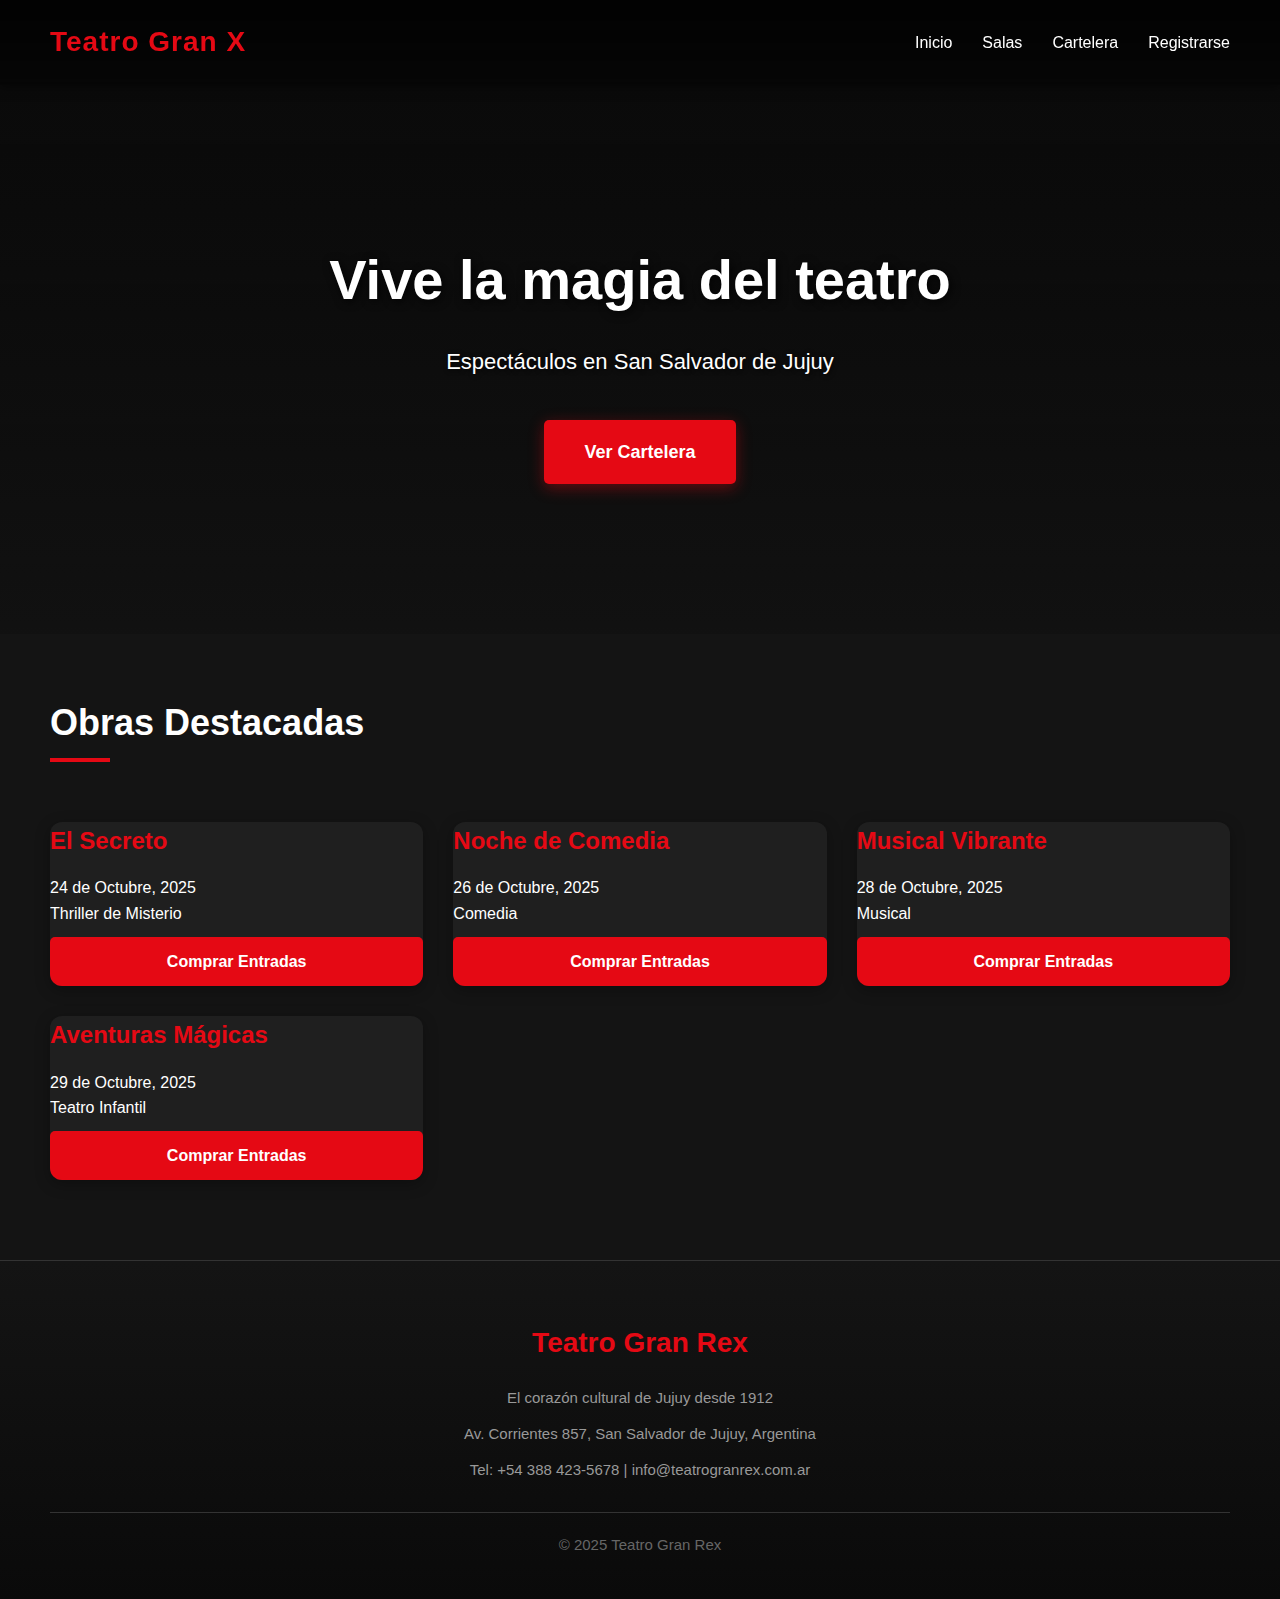
<file: index.html>
<!DOCTYPE html>
<html lang="es">

<head>
    <meta charset="UTF-8">
    <meta name="viewport" content="width=device-width, initial-scale=1.0">
    <title>Teatro Gran X</title>

    <!-- Google tag (gtag.js) -->
    <script async src="https://www.googletagmanager.com/gtag/js?id=G-B5KP0PF26Q"></script>
    <script>
        window.dataLayer = window.dataLayer || [];
        function gtag() { dataLayer.push(arguments); }
        gtag('js', new Date());

        gtag('config', 'G-B5KP0PF26Q');
    </script>

    <link rel="stylesheet" href="assets/theme/css/home.css">
</head>

<body>

    <nav>
        <h1>Teatro Gran X</h1>
        <ul>
            <li><a href="index.html">Inicio</a></li>
            <li><a href="salas.html">Salas</a></li>
            <li><a href="cartelera.html">Cartelera</a></li>
            <li><a href="registro.html">Registrarse</a></li>
        </ul>
    </nav>

    <header>
        <h2>Vive la magia del teatro</h2>
        <p>Espectáculos en San Salvador de Jujuy</p>
        <a href="cartelera.html">Ver Cartelera</a>
    </header>

    <main>
        <h2>Obras Destacadas</h2>

        <div class="obras">
            <div class="obra">
                <h3>El Secreto</h3>
                <p>24 de Octubre, 2025</p>
                <p>Thriller de Misterio</p>
                <a href="entrada.html">Comprar Entradas</a>
            </div>

            <div class="obra">
                <h3>Noche de Comedia</h3>
                <p>26 de Octubre, 2025</p>
                <p>Comedia</p>
                <a href="entrada.html">Comprar Entradas</a>
            </div>

            <div class="obra">
                <h3>Musical Vibrante</h3>
                <p>28 de Octubre, 2025</p>
                <p>Musical</p>
                <a href="entrada.html">Comprar Entradas</a>
            </div>

            <div class="obra">
                <h3>Aventuras Mágicas</h3>
                <p>29 de Octubre, 2025</p>
                <p>Teatro Infantil</p>
                <a href="entrada.html">Comprar Entradas</a>
            </div>
        </div>
    </main>

    <footer>
        <h3>Teatro Gran Rex</h3>
        <p>El corazón cultural de Jujuy desde 1912</p>
        <p>Av. Corrientes 857, San Salvador de Jujuy, Argentina</p>
        <p>Tel: +54 388 423-5678 | info@teatrogranrex.com.ar</p>
        <p>© 2025 Teatro Gran Rex</p>
    </footer>

</body>

</html>
</file>
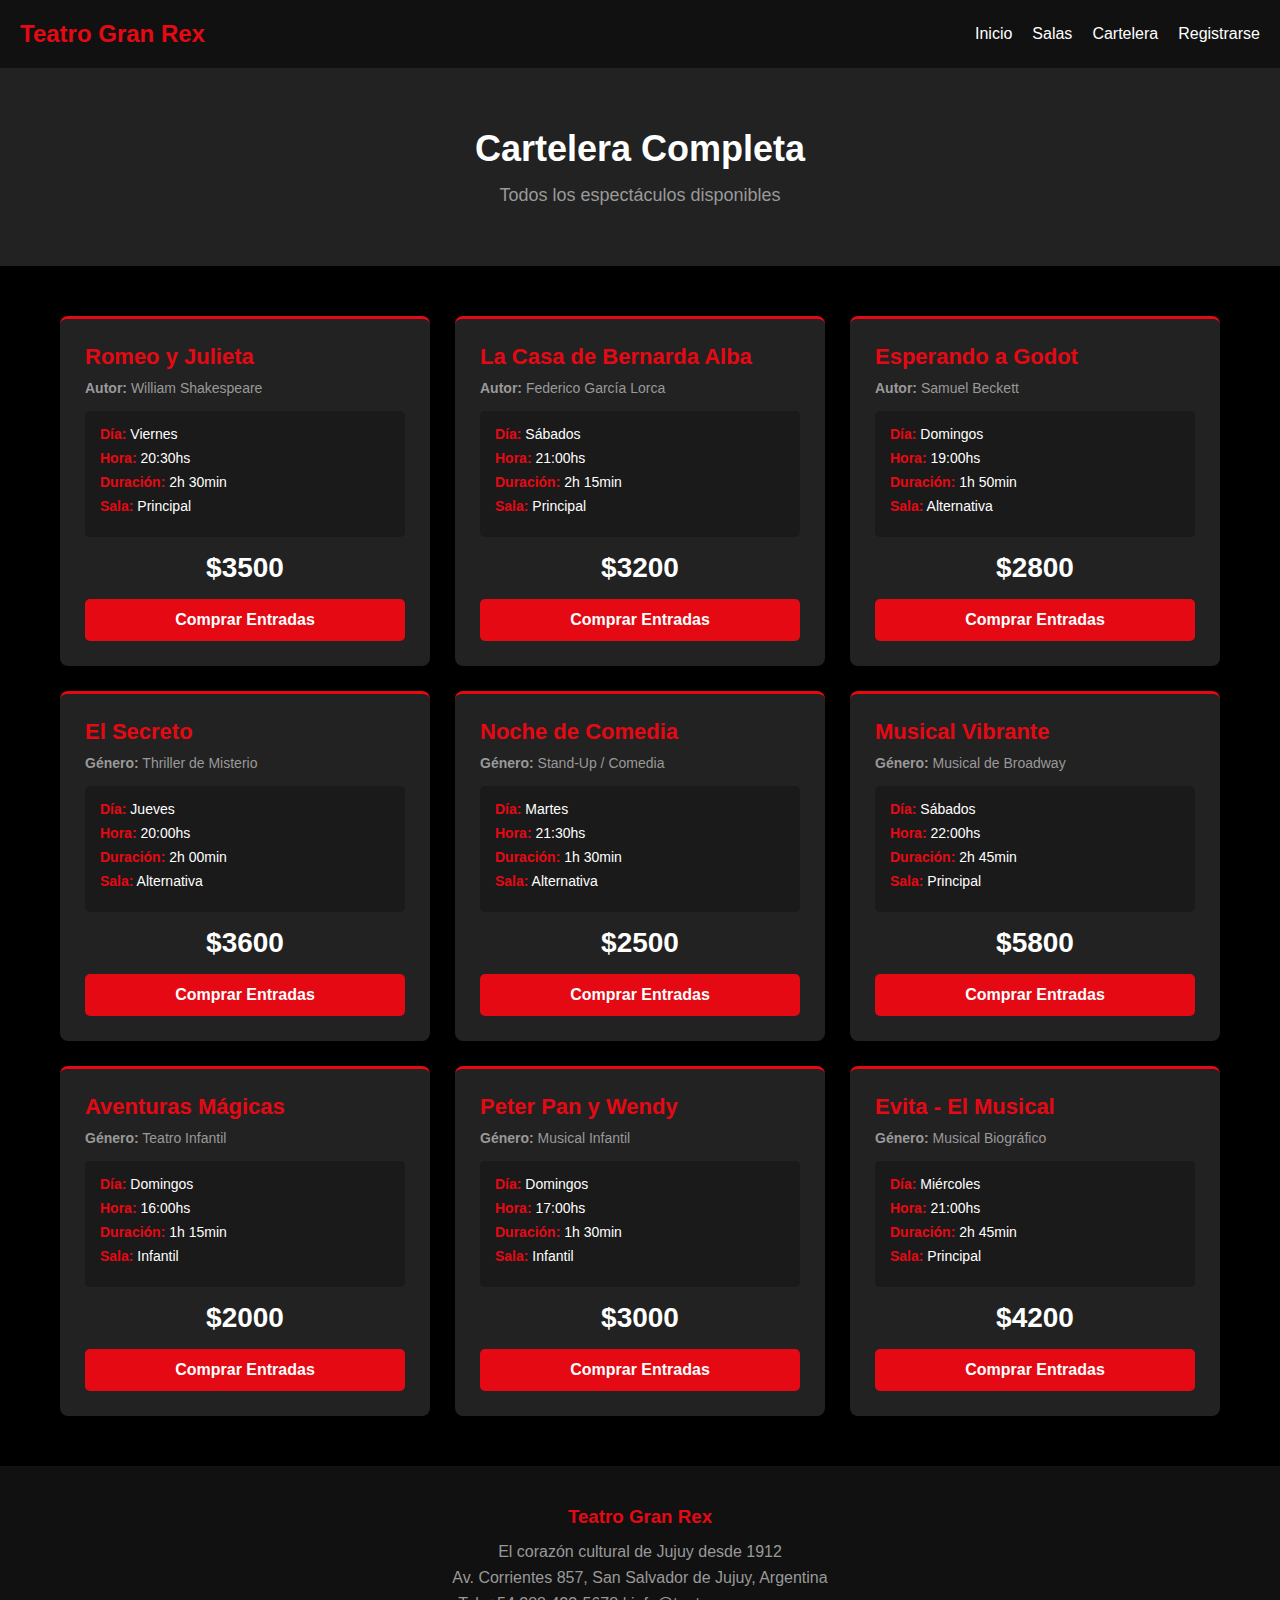
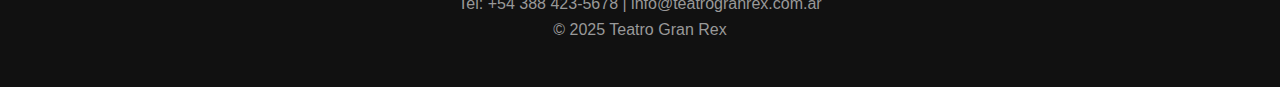
<file: cartelera.html>
<!DOCTYPE html>
<html lang="es">

<head>
    <meta charset="UTF-8">
    <meta name="viewport" content="width=device-width, initial-scale=1.0">
    <title>Teatro Gran Rex - Cartelera</title>

    <!-- Google tag (gtag.js) -->
    <script async src="https://www.googletagmanager.com/gtag/js?id=G-B5KP0PF26Q"></script>
    <script>
        window.dataLayer = window.dataLayer || [];
        function gtag() { dataLayer.push(arguments); }
        gtag('js', new Date());

        gtag('config', 'G-B5KP0PF26Q');
    </script>

    <link rel="stylesheet" href="assets/theme/css/cartelera.css">
</head>

<body>

    <nav>
        <h1>Teatro Gran Rex</h1>
        <ul>
            <li><a href="index.html">Inicio</a></li>
            <li><a href="salas.html">Salas</a></li>
            <li><a href="cartelera.html">Cartelera</a></li>
            <li><a href="registro.html">Registrarse</a></li>
        </ul>
    </nav>

    <header>
        <h2>Cartelera Completa</h2>
        <p>Todos los espectáculos disponibles</p>
    </header>

    <main>

        <div class="obra">
            <h3>Romeo y Julieta</h3>
            <p class="autor"><strong>Autor:</strong> William Shakespeare</p>
            <div class="detalles">
                <p><strong>Día:</strong> Viernes</p>
                <p><strong>Hora:</strong> 20:30hs</p>
                <p><strong>Duración:</strong> 2h 30min</p>
                <p><strong>Sala:</strong> Principal</p>
            </div>
            <p class="precio">$3500</p>
            <a href="entrada.html" class="btn">Comprar Entradas</a>
        </div>

        <div class="obra">
            <h3>La Casa de Bernarda Alba</h3>
            <p class="autor"><strong>Autor:</strong> Federico García Lorca</p>
            <div class="detalles">
                <p><strong>Día:</strong> Sábados</p>
                <p><strong>Hora:</strong> 21:00hs</p>
                <p><strong>Duración:</strong> 2h 15min</p>
                <p><strong>Sala:</strong> Principal</p>
            </div>
            <p class="precio">$3200</p>
            <a href="entrada.html" class="btn">Comprar Entradas</a>
        </div>

        <div class="obra">
            <h3>Esperando a Godot</h3>
            <p class="autor"><strong>Autor:</strong> Samuel Beckett</p>
            <div class="detalles">
                <p><strong>Día:</strong> Domingos</p>
                <p><strong>Hora:</strong> 19:00hs</p>
                <p><strong>Duración:</strong> 1h 50min</p>
                <p><strong>Sala:</strong> Alternativa</p>
            </div>
            <p class="precio">$2800</p>
            <a href="entrada.html" class="btn">Comprar Entradas</a>
        </div>

        <div class="obra">
            <h3>El Secreto</h3>
            <p class="autor"><strong>Género:</strong> Thriller de Misterio</p>
            <div class="detalles">
                <p><strong>Día:</strong> Jueves</p>
                <p><strong>Hora:</strong> 20:00hs</p>
                <p><strong>Duración:</strong> 2h 00min</p>
                <p><strong>Sala:</strong> Alternativa</p>
            </div>
            <p class="precio">$3600</p>
            <a href="entrada.html" class="btn">Comprar Entradas</a>
        </div>

        <div class="obra">
            <h3>Noche de Comedia</h3>
            <p class="autor"><strong>Género:</strong> Stand-Up / Comedia</p>
            <div class="detalles">
                <p><strong>Día:</strong> Martes</p>
                <p><strong>Hora:</strong> 21:30hs</p>
                <p><strong>Duración:</strong> 1h 30min</p>
                <p><strong>Sala:</strong> Alternativa</p>
            </div>
            <p class="precio">$2500</p>
            <a href="entrada.html" class="btn">Comprar Entradas</a>
        </div>

        <div class="obra">
            <h3>Musical Vibrante</h3>
            <p class="autor"><strong>Género:</strong> Musical de Broadway</p>
            <div class="detalles">
                <p><strong>Día:</strong> Sábados</p>
                <p><strong>Hora:</strong> 22:00hs</p>
                <p><strong>Duración:</strong> 2h 45min</p>
                <p><strong>Sala:</strong> Principal</p>
            </div>
            <p class="precio">$5800</p>
            <a href="entrada.html" class="btn">Comprar Entradas</a>
        </div>

        <div class="obra">
            <h3>Aventuras Mágicas</h3>
            <p class="autor"><strong>Género:</strong> Teatro Infantil</p>
            <div class="detalles">
                <p><strong>Día:</strong> Domingos</p>
                <p><strong>Hora:</strong> 16:00hs</p>
                <p><strong>Duración:</strong> 1h 15min</p>
                <p><strong>Sala:</strong> Infantil</p>
            </div>
            <p class="precio">$2000</p>
            <a href="entrada.html" class="btn">Comprar Entradas</a>
        </div>

        <div class="obra">
            <h3>Peter Pan y Wendy</h3>
            <p class="autor"><strong>Género:</strong> Musical Infantil</p>
            <div class="detalles">
                <p><strong>Día:</strong> Domingos</p>
                <p><strong>Hora:</strong> 17:00hs</p>
                <p><strong>Duración:</strong> 1h 30min</p>
                <p><strong>Sala:</strong> Infantil</p>
            </div>
            <p class="precio">$3000</p>
            <a href="entrada.html" class="btn">Comprar Entradas</a>
        </div>

        <div class="obra">
            <h3>Evita - El Musical</h3>
            <p class="autor"><strong>Género:</strong> Musical Biográfico</p>
            <div class="detalles">
                <p><strong>Día:</strong> Miércoles</p>
                <p><strong>Hora:</strong> 21:00hs</p>
                <p><strong>Duración:</strong> 2h 45min</p>
                <p><strong>Sala:</strong> Principal</p>
            </div>
            <p class="precio">$4200</p>
            <a href="entrada.html" class="btn">Comprar Entradas</a>
        </div>

    </main>

    <footer>
        <h3>Teatro Gran Rex</h3>
        <p>El corazón cultural de Jujuy desde 1912</p>
        <p>Av. Corrientes 857, San Salvador de Jujuy, Argentina</p>
        <p>Tel: +54 388 423-5678 | info@teatrogranrex.com.ar</p>
        <p>© 2025 Teatro Gran Rex</p>
    </footer>

</body>

</html>
</file>
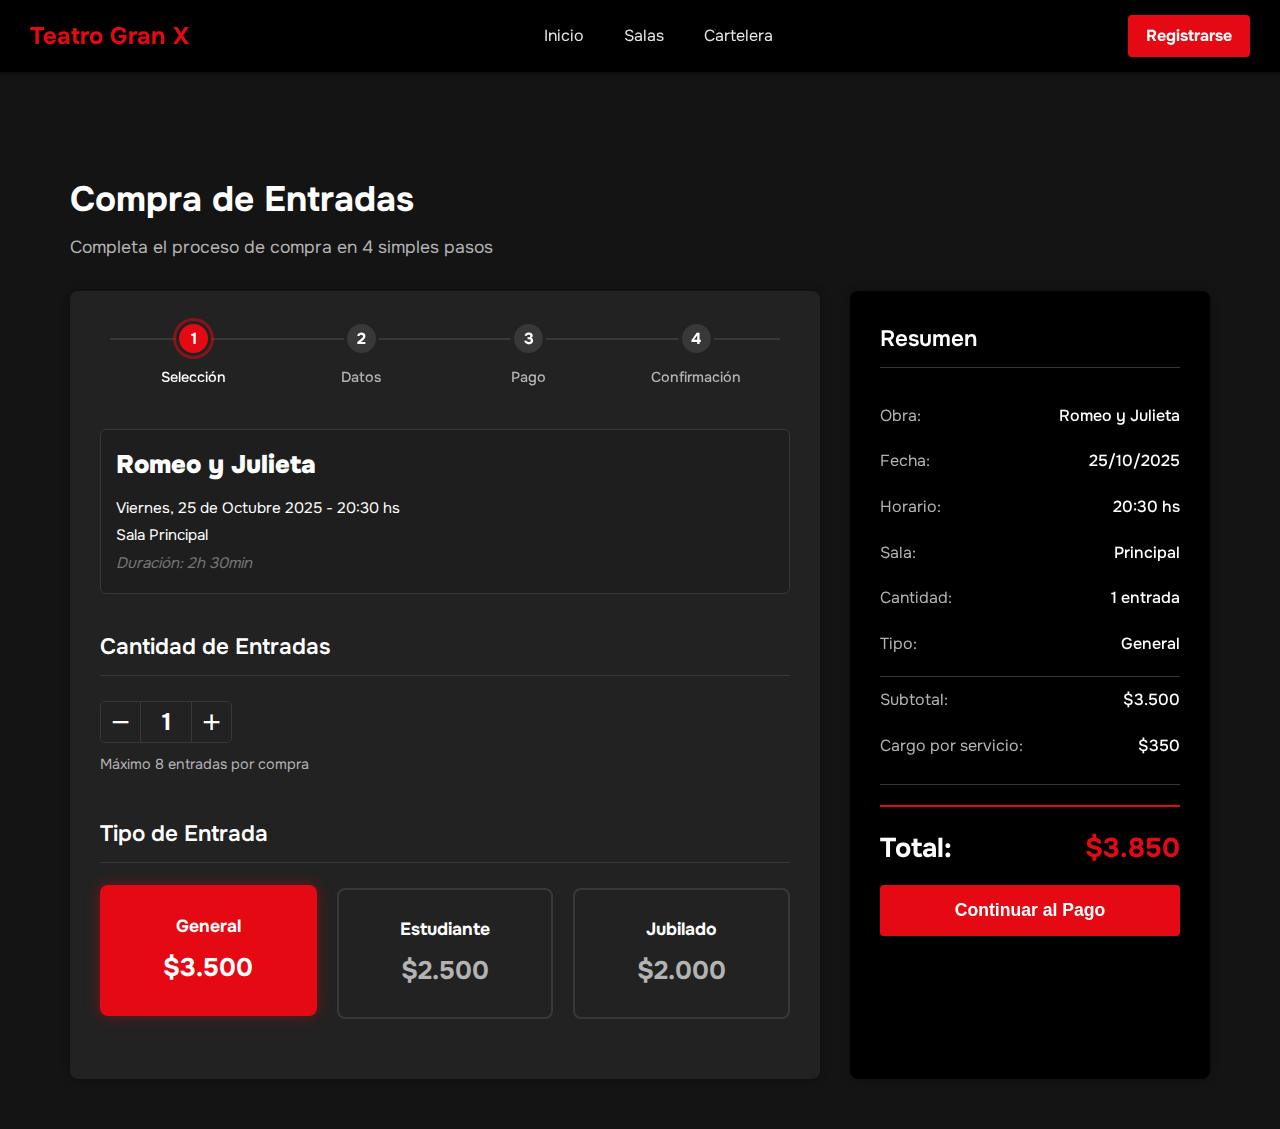
<file: entrada.html>
<!DOCTYPE html>
<html lang="es">

<head>
    <meta charset="UTF-8">
    <meta http-equiv="X-UA-Compatible" content="IE=edge">
    <meta name="viewport" content="width=device-width, initial-scale=1, minimum-scale=1">
    <link rel="shortcut icon" href="assets/images/favicon.png" type="image/x-icon">
    <meta name="description"
        content="Paso 1 del proceso de compra de entradas para el Teatro Municipal. Selecciona cantidad y tipo de ticket.">

    <title>Comprar Entradas: Selección - Teatro Gran X</title>

    <link rel="stylesheet" href="./assets/theme/css/entrada.css">

    <link rel="preload" href="https://fonts.googleapis.com/css2?family=Onest:wght@400;700&display=swap" as="style"
        onload="this.onload=null;this.rel='stylesheet'">
    <noscript>
        <link rel="stylesheet" href="https://fonts.googleapis.com/css2?family=Onest:wght@400;700&display=swap">
    </noscript>
    <!-- Google tag (gtag.js) -->
    <script async src="https://www.googletagmanager.com/gtag/js?id=G-B5KP0PF26Q"></script>
    <script>
        window.dataLayer = window.dataLayer || [];
        function gtag() { dataLayer.push(arguments); }
        gtag('js', new Date());

        gtag('config', 'G-B5KP0PF26Q');
    </script>
</head>

<body>

    <nav class="navbar">
        <div class="container-nav">
            <a class="navbar-brand" href="index.html">
                <span class="navbar-caption">Teatro Gran X</span>
            </a>
            <ul class="nav-dropdown">
                <li class="nav-item"><a class="nav-link" href="index.html">Inicio</a></li>
                <li class="nav-item"><a class="nav-link" href="salas.html">Salas</a></li>
                <li class="nav-item"><a class="nav-link" href="cartelera.html">Cartelera</a></li>
            </ul>
            <div class="navbar-buttons">
                <a class="btn btn-registro" href="registro.html">Registrarse</a>
            </div>
        </div>
    </nav>
    <section class="main-content">
        <div class="container-main">
            <div class="content-header">
                <h1 class="page-title">
                    Compra de Entradas
                </h1>
                <p class="subtitle">
                    Completa el proceso de compra en 4 simples pasos
                </p>
            </div>

            <div class="purchase-flow row">

                <div class="purchase-steps-container col-lg-8">
                    <div class="main-card">

                        <div class="step-indicator">
                            <div class="step step-active">
                                <div class="step-number">1</div>
                                <small>Selección</small>
                            </div>
                            <div class="step step-inactive">
                                <div class="step-number">2</div>
                                <small>Datos</small>
                            </div>
                            <div class="step step-inactive">
                                <div class="step-number">3</div>
                                <small>Pago</small>
                            </div>
                            <div class="step step-inactive">
                                <div class="step-number">4</div>
                                <small>Confirmación</small>
                            </div>
                        </div>

                        <div class="obra-info">
                            <h2 class="obra-title"><strong>Romeo y Julieta</strong></h2>
                            <p>Viernes, 25 de Octubre 2025 - 20:30 hs</p>
                            <p>Sala Principal</p>
                            <p class="duration-text">Duración: 2h 30min</p>
                        </div>

                        <div class="cantidad-section">
                            <h3 class="section-title">Cantidad de Entradas</h3>
                            <div class="cantidad-selector">
                                <button type="button" onclick="cambiarCantidad(-1)"
                                    class="cantidad-btn minus-btn">−</button>
                                <span id="cantidadDisplay" class="cantidad-display">1</span>
                                <button type="button" onclick="cambiarCantidad(1)"
                                    class="cantidad-btn plus-btn">+</button>
                            </div>
                            <p class="max-info">Máximo 8 entradas por compra</p>
                        </div>

                        <div class="tipo-section">
                            <h3 class="section-title">Tipo de Entrada</h3>
                            <div class="tipo-grid">

                                <div id="tipo-general" class="entrada-option selected"
                                    onclick="seleccionarTipo(this, 'General', 3500)">
                                    <div><strong>General</strong></div>
                                    <div class="precio-grande">$3.500</div>
                                </div>

                                <div id="tipo-estudiante" class="entrada-option"
                                    onclick="seleccionarTipo(this, 'Estudiante', 2500)">
                                    <div><strong>Estudiante</strong></div>
                                    <div class="precio-grande">$2.500</div>
                                </div>

                                <div id="tipo-jubilado" class="entrada-option"
                                    onclick="seleccionarTipo(this, 'Jubilado', 2000)">
                                    <div><strong>Jubilado</strong></div>
                                    <div class="precio-grande">$2.000</div>
                                </div>

                            </div>
                        </div>

                    </div>
                </div>

                <div class="summary-container col-lg-4">
                    <div class="main-card summary-card">

                        <h3 class="section-title">Resumen</h3>

                        <div class="resumen-details">
                            <div class="resumen-line">
                                <span>Obra:</span>
                                <strong>Romeo y Julieta</strong>
                            </div>
                            <div class="resumen-line">
                                <span>Fecha:</span>
                                <strong>25/10/2025</strong>
                            </div>
                            <div class="resumen-line">
                                <span>Horario:</span>
                                <strong>20:30 hs</strong>
                            </div>
                            <div class="resumen-line">
                                <span>Sala:</span>
                                <strong>Principal</strong>
                            </div>
                            <div class="resumen-line">
                                <span>Cantidad:</span>
                                <strong id="resumenCantidad">1 entrada</strong>
                            </div>
                            <div class="resumen-line">
                                <span>Tipo:</span>
                                <strong id="resumenTipo">General</strong>
                            </div>
                            <div class="resumen-line subtotal-line">
                                <span>Subtotal:</span>
                                <strong id="resumenSubtotal">$3.500</strong>
                            </div>
                            <div class="resumen-line">
                                <span>Cargo por servicio:</span>
                                <strong id="resumenCargo">$350</strong>
                            </div>
                        </div>

                        <div class="resumen-total-box">
                            <div class="resumen-total-line">
                                <span>Total:</span>
                                <span id="resumenTotal">$3.850</span>
                            </div>
                        </div>

                        <div class="purchase-button-container">
                            <button onclick="confirmarCompra()" class="btn btn-netflix-primary">Continuar al
                                Pago</button>
                        </div>

                    </div>
                </div>
            </div>
        </div>

        <script>
            let cantidad = 1;
            let precioUnitario = 3500;
            let tipoActual = 'General'; // Capitalizado para resumen

            const preciosBase = {
                'General': 3500,
                'Estudiante': 2500,
                'Jubilado': 2000
            };
            const CARGO_SERVICIO_PORCENTAJE = 0.1; // 10%

            function cambiarCantidad(delta) {
                cantidad = Math.max(1, Math.min(8, cantidad + delta));
                document.getElementById('cantidadDisplay').textContent = cantidad;
                actualizarResumen();
            }

            function seleccionarTipo(elemento, tipo, precio) {
                document.querySelectorAll('.entrada-option').forEach(opt => {
                    opt.classList.remove('selected');
                });

                elemento.classList.add('selected');

                tipoActual = tipo;
                precioUnitario = precio;
                actualizarResumen();
            }

            function actualizarResumen() {
                const subtotal = precioUnitario * cantidad;
                const cargo = Math.round(subtotal * CARGO_SERVICIO_PORCENTAJE);
                const total = subtotal + cargo;

                document.getElementById('resumenCantidad').textContent = cantidad + (cantidad === 1 ? ' entrada' : ' entradas');
                document.getElementById('resumenTipo').textContent = tipoActual;
                document.getElementById('resumenSubtotal').textContent = '$' + subtotal.toLocaleString('es-AR');
                document.getElementById('resumenCargo').textContent = '$' + cargo.toLocaleString('es-AR');
                document.getElementById('resumenTotal').textContent = '$' + total.toLocaleString('es-AR');
            }

            function confirmarCompra() {
                // Simulación de la confirmación
                const subtotal = precioUnitario * cantidad;
                const cargo = Math.round(subtotal * CARGO_SERVICIO_PORCENTAJE);
                const total = subtotal + cargo;

                const codigo = 'TM-2025-' + String(Math.floor(Math.random() * 999999)).padStart(6, '0');

                alert('¡Compra confirmada!\n\n' +
                    ' Obra: Romeo y Julieta\n' +
                    'Fecha: Viernes 25/10/2025 - 20:30hs\n' +
                    'Sala: Principal\n\n' +
                    'Cantidad: ' + cantidad + ' entrada(s)\n' +
                    'Tipo: ' + tipoActual + '\n' +
                    'Total: $' + total.toLocaleString('es-AR') + '\n\n' +
                    'Código de confirmación:\n' + codigo + '\n\n' +
                    'Te hemos enviado la confirmación por email.');
            }

            window.addEventListener('load', function () {
                // Inicializa el resumen con la opción General
                actualizarResumen();
            });
        </script>
    </section>
</body>


</html>
</file>
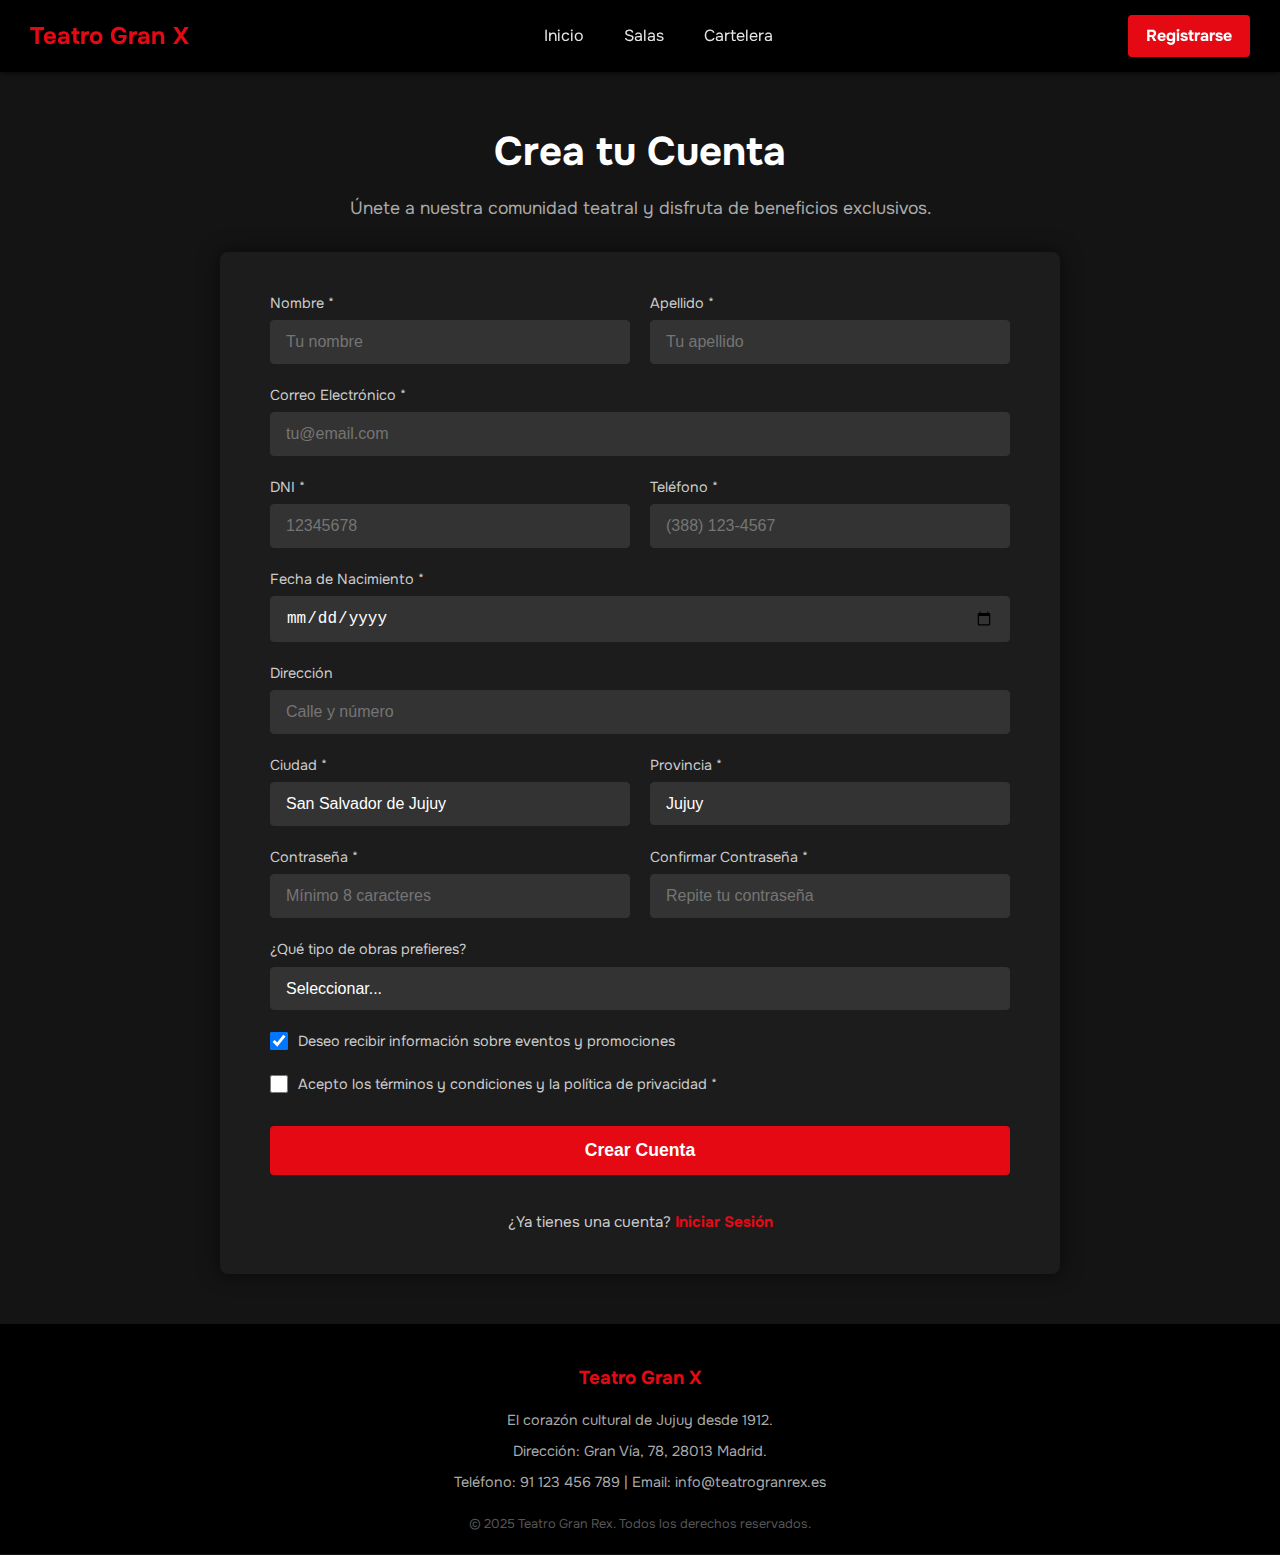
<file: registro.html>
<!DOCTYPE html>
<html lang="es">

<head>
    <meta charset="UTF-8">
    <meta http-equiv="X-UA-Compatible" content="IE=edge">
    <meta name="viewport" content="width=device-width, initial-scale=1, minimum-scale=1">
    <link rel="shortcut icon" href="assets/images/favicon.png" type="image/x-icon">
    <meta name="description"
        content="Regístrate en el Teatro Gran Rex para acceder a beneficios exclusivos, preventas de entradas y ofertas especiales.">

    <title>Teatro Gran X: Registro de Usuario</title>

    <!-- Google tag (gtag.js) -->
    <script async src="https://www.googletagmanager.com/gtag/js?id=G-B5KP0PF26Q"></script>
    <script>
        window.dataLayer = window.dataLayer || [];
        function gtag() { dataLayer.push(arguments); }
        gtag('js', new Date());

        gtag('config', 'G-B5KP0PF26Q');
    </script>

    <link rel="stylesheet" href="./assets/theme/css/registro.css">

    <link rel="preload" href="https://fonts.googleapis.com/css2?family=Onest:wght@400;700&display=swap" as="style"
        onload="this.onload=null;this.rel='stylesheet'">
    <noscript>
        <link rel="stylesheet" href="https://fonts.googleapis.com/css2?family=Onest:wght@400;700&display=swap">
    </noscript>
</head>

<body>

    <nav class="navbar">
        <div class="container-nav">
            <a class="navbar-brand" href="index.html">
                <span class="navbar-caption">Teatro Gran X</span>
            </a>
            <ul class="nav-dropdown">
                <li class="nav-item"><a class="nav-link" href="index.html">Inicio</a></li>
                <li class="nav-item"><a class="nav-link" href="salas.html">Salas</a></li>
                <li class="nav-item"><a class="nav-link" href="cartelera.html">Cartelera</a></li>
            </ul>
            <div class="navbar-buttons">
                <a class="btn btn-registro" href="registro.html">Registrarse</a>
            </div>
        </div>
    </nav>

    <main class="registro-section">
        <div class="container-registro">
            <header class="section-header">
                <h1 class="section-title">Crea tu Cuenta</h1>
                <p class="section-subtitle">Únete a nuestra comunidad teatral y disfruta de beneficios exclusivos.</p>
            </header>

            <div class="form-wrapper">
                <form action="#" method="POST" class="registro-form" id="registroForm"
                    onsubmit="return handleSubmit(event)">

                    <div hidden="hidden" class="alert alert-success" id="successMessage">
                        <strong>¡Registro exitoso!</strong><br>Tu cuenta ha sido creada correctamente.
                    </div>
                    <div hidden="hidden" class="alert alert-danger" id="errorMessage">
                        <strong>Error en el registro</strong><br>Por favor, verifica los campos.
                    </div>

                    <div class="form-grid">
                        <div class="form-group">
                            <label for="nombre">Nombre *</label>
                            <input type="text" id="nombre" name="nombre" placeholder="Tu nombre" required>
                        </div>
                        <div class="form-group">
                            <label for="apellido">Apellido *</label>
                            <input type="text" id="apellido" name="apellido" placeholder="Tu apellido" required>
                        </div>
                        <div class="form-group full-width">
                            <label for="email">Correo Electrónico *</label>
                            <input type="email" id="email" name="email" placeholder="tu@email.com" required>
                        </div>
                        <div class="form-group">
                            <label for="dni">DNI *</label>
                            <input type="text" id="dni" name="dni" placeholder="12345678" pattern="[0-9]{7,8}" required>
                        </div>
                        <div class="form-group">
                            <label for="telefono">Teléfono *</label>
                            <input type="tel" id="telefono" name="telefono" placeholder="(388) 123-4567" required>
                        </div>
                        <div class="form-group full-width">
                            <label for="fechaNacimiento">Fecha de Nacimiento *</label>
                            <input type="date" id="fechaNacimiento" name="fechaNacimiento" required>
                        </div>
                        <div class="form-group full-width">
                            <label for="direccion">Dirección</label>
                            <input type="text" id="direccion" name="direccion" placeholder="Calle y número">
                        </div>
                        <div class="form-group">
                            <label for="ciudad">Ciudad *</label>
                            <input type="text" id="ciudad" name="ciudad" value="San Salvador de Jujuy" required>
                        </div>
                        <div class="form-group">
                            <label for="provincia">Provincia *</label>
                            <select id="provincia" name="provincia" required>
                                <option value="">Seleccionar...</option>
                                <option value="Jujuy" selected>Jujuy</option>
                                <option value="Salta">Salta</option>
                                <option value="Buenos Aires">Buenos Aires</option>
                                <option value="Córdoba">Córdoba</option>
                                <option value="Santa Fe">Santa Fe</option>
                                <option value="Mendoza">Mendoza</option>
                                <option value="Tucumán">Tucumán</option>
                                <option value="Otra">Otra</option>
                            </select>
                        </div>
                        <div class="form-group">
                            <label for="password">Contraseña *</label>
                            <input type="password" id="password" name="password" placeholder="Mínimo 8 caracteres"
                                minlength="8" required>
                        </div>
                        <div class="form-group">
                            <label for="confirmPassword">Confirmar Contraseña *</label>
                            <input type="password" id="confirmPassword" name="confirmPassword"
                                placeholder="Repite tu contraseña" minlength="8" required>
                        </div>
                        <div class="form-group full-width">
                            <label for="intereses">¿Qué tipo de obras prefieres?</label>
                            <select id="intereses" name="intereses">
                                <option value="">Seleccionar...</option>
                                <option value="drama">Drama</option>
                                <option value="comedia">Comedia</option>
                                <option value="musical">Musical</option>
                                <option value="infantil">Teatro Infantil</option>
                                <option value="experimental">Teatro Experimental</option>
                                <option value="todas">Me gusta todo</option>
                            </select>
                        </div>

                        <div class="form-group checkbox-group full-width">
                            <input type="checkbox" id="newsletter" name="newsletter" checked>
                            <label for="newsletter">Deseo recibir información sobre eventos y promociones</label>
                        </div>

                        <div class="form-group checkbox-group full-width">
                            <input type="checkbox" id="terminos" name="terminos" required>
                            <label for="terminos">Acepto los términos y condiciones y la política de privacidad
                                *</label>
                        </div>

                        <div class="form-group full-width action-button">
                            <button type="submit" class="btn btn-submit">
                                Crear Cuenta
                            </button>
                        </div>

                        <div class="form-group full-width login-link">
                            <p>¿Ya tienes una cuenta?
                                <a href="#" onclick="alert('Funcionalidad de inicio de sesión - Demo'); return false;">
                                    Iniciar Sesión
                                </a>
                            </p>
                        </div>

                    </div>
                </form>
            </div>
        </div>
    </main>

    <footer class="site-footer">
        <div class="container-footer">
            <div class="footer-info">
                <h3>Teatro Gran X</h3>
                <p>El corazón cultural de Jujuy desde 1912.</p>
                <p>Dirección: Gran Vía, 78, 28013 Madrid.</p>
                <p>Teléfono: 91 123 456 789 | Email: info@teatrogranrex.es</p>
            </div>
            <p class="copyright">© 2025 Teatro Gran Rex. Todos los derechos reservados.</p>
        </div>
    </footer>

    <script>
        function handleSubmit(event) {
            event.preventDefault();

            const password = document.getElementById('password').value;
            const confirmPassword = document.getElementById('confirmPassword').value;
            const errorMessage = document.getElementById('errorMessage');
            const successMessage = document.getElementById('successMessage');

            // Ocultar mensajes previos
            errorMessage.hidden = true;
            successMessage.hidden = true;

            // Validar contraseñas
            if (password !== confirmPassword) {
                errorMessage.innerHTML = '<strong>Error en el registro</strong><br>Las contraseñas no coinciden.';
                errorMessage.hidden = false;
                errorMessage.scrollIntoView({ behavior: 'smooth', block: 'start' });
                return false;
            }

            // Validar longitud de contraseña (ya forzado por minlength, pero es buena práctica)
            if (password.length < 8) {
                errorMessage.innerHTML = '<strong>Error en el registro</strong><br>La contraseña debe tener al menos 8 caracteres.';
                errorMessage.hidden = false;
                errorMessage.scrollIntoView({ behavior: 'smooth', block: 'start' });
                return false;
            }

            // Si el formulario pasa la validación del navegador (campos required) y JS
            successMessage.hidden = false;
            successMessage.scrollIntoView({ behavior: 'smooth', block: 'start' });

            // Resetear el formulario después del éxito
            document.getElementById('registroForm').reset();

            // En un entorno real, aquí se enviaría la data al servidor (e.g., fetch, axios)
            console.log('Formulario enviado exitosamente (simulación).');

            return false;
        }

        // Validación en tiempo real para feedback inmediato
        document.addEventListener('DOMContentLoaded', function () {
            const password = document.getElementById('password');
            const confirmPassword = document.getElementById('confirmPassword');

            if (confirmPassword) {
                confirmPassword.addEventListener('input', function () {
                    if (password.value && confirmPassword.value && password.value !== confirmPassword.value) {
                        confirmPassword.setCustomValidity('Las contraseñas no coinciden');
                    } else {
                        confirmPassword.setCustomValidity('');
                    }
                });
            }
            if (password) {
                password.addEventListener('input', function () {
                    // Limpia la validación del campo de confirmación al cambiar la primera contraseña
                    confirmPassword.setCustomValidity('');
                });
            }
        });
    </script>
</body>


</html>
</file>
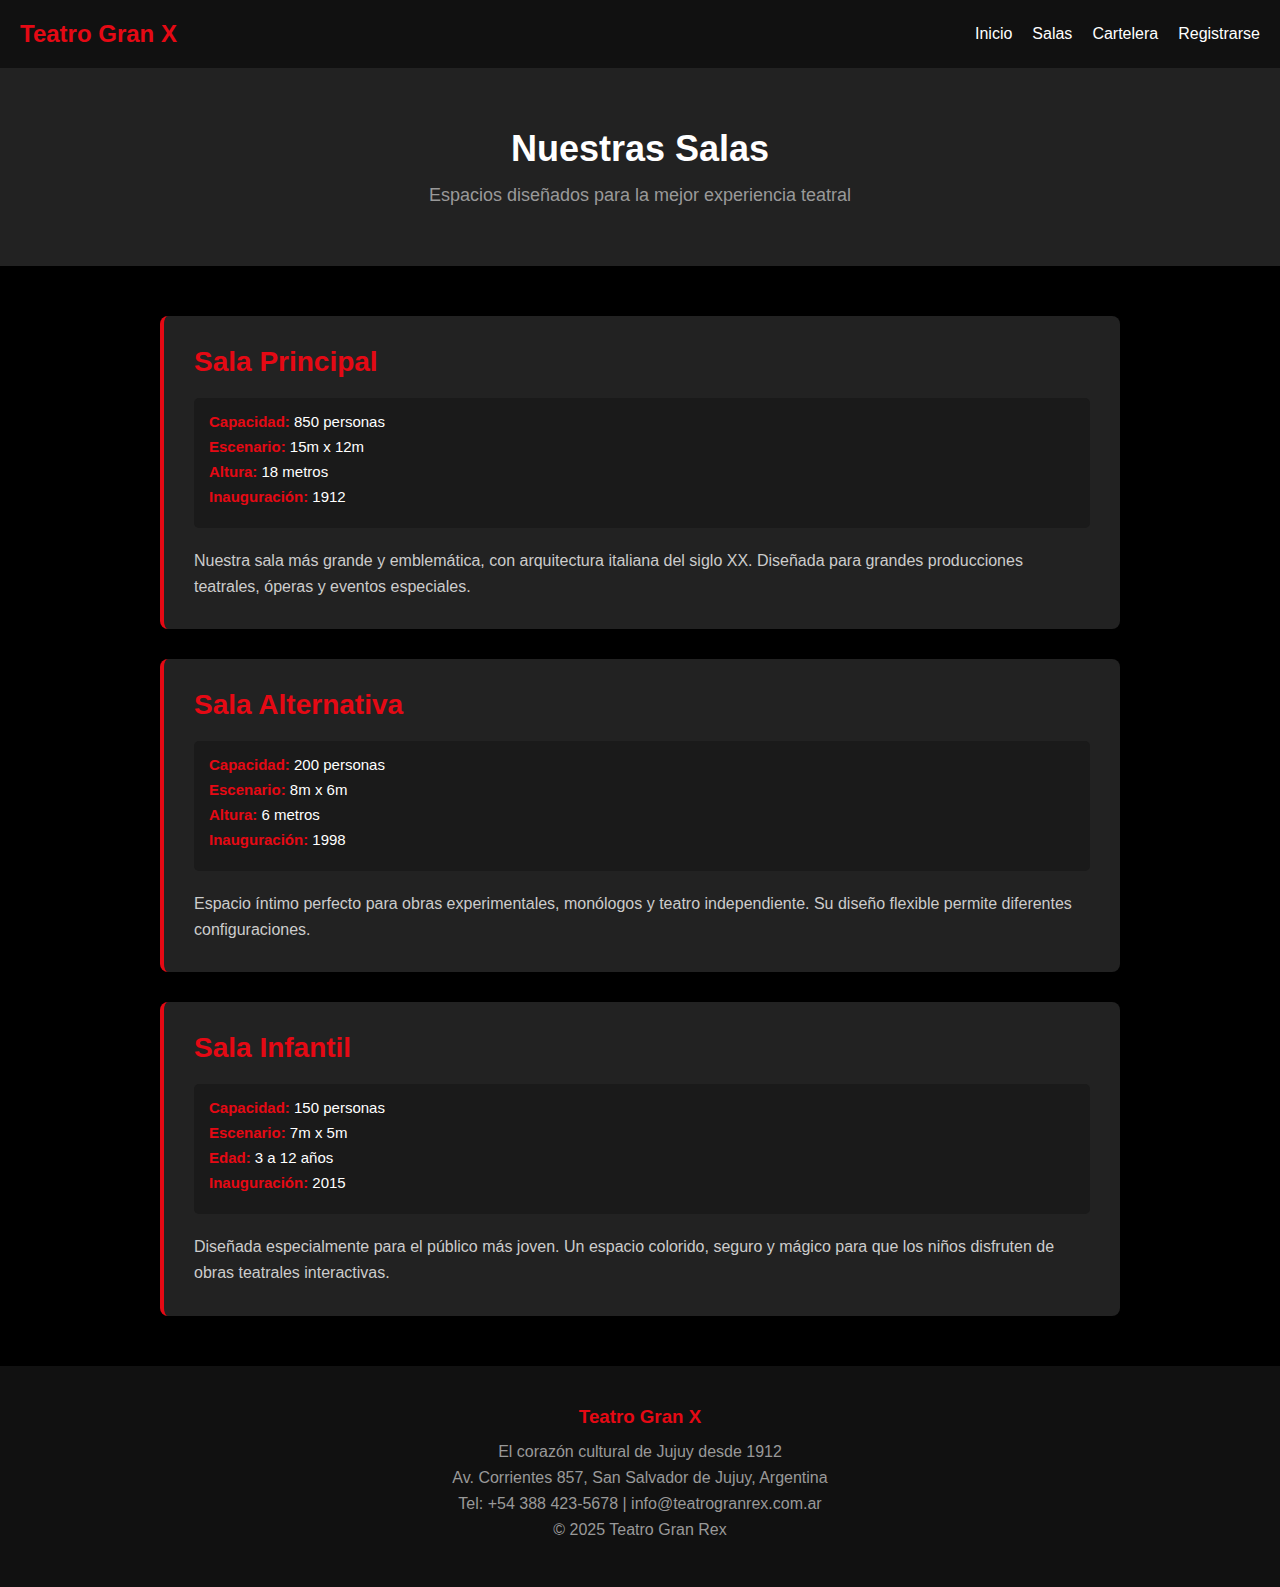
<file: salas.html>
<!DOCTYPE html>
<html lang="es">

<head>
    <meta charset="UTF-8">
    <meta name="viewport" content="width=device-width, initial-scale=1.0">
    <title>Teatro Gran X - Salas</title>

    <!-- Google tag (gtag.js) -->
    <script async src="https://www.googletagmanager.com/gtag/js?id=G-B5KP0PF26Q"></script>
    <script>
        window.dataLayer = window.dataLayer || [];
        function gtag() { dataLayer.push(arguments); }
        gtag('js', new Date());

        gtag('config', 'G-B5KP0PF26Q');
    </script>

    <link rel="stylesheet" href="assets/theme/css/salas.css">
</head>

<body>

    <nav>
        <h1>Teatro Gran X</h1>
        <ul>
            <li><a href="index.html">Inicio</a></li>
            <li><a href="salas.html">Salas</a></li>
            <li><a href="cartelera.html">Cartelera</a></li>
            <li><a href="registro.html">Registrarse</a></li>
        </ul>
    </nav>

    <header>
        <h2>Nuestras Salas</h2>
        <p>Espacios diseñados para la mejor experiencia teatral</p>
    </header>

    <main>

        <div class="sala">
            <h3>Sala Principal</h3>
            <div class="info">
                <p><strong>Capacidad:</strong> 850 personas</p>
                <p><strong>Escenario:</strong> 15m x 12m</p>
                <p><strong>Altura:</strong> 18 metros</p>
                <p><strong>Inauguración:</strong> 1912</p>
            </div>
            <p class="descripcion">
                Nuestra sala más grande y emblemática, con arquitectura italiana del siglo XX.
                Diseñada para grandes producciones teatrales, óperas y eventos especiales.
            </p>
        </div>

        <div class="sala">
            <h3>Sala Alternativa</h3>
            <div class="info">
                <p><strong>Capacidad:</strong> 200 personas</p>
                <p><strong>Escenario:</strong> 8m x 6m</p>
                <p><strong>Altura:</strong> 6 metros</p>
                <p><strong>Inauguración:</strong> 1998</p>
            </div>
            <p class="descripcion">
                Espacio íntimo perfecto para obras experimentales, monólogos y teatro independiente.
                Su diseño flexible permite diferentes configuraciones.
            </p>
        </div>

        <div class="sala">
            <h3>Sala Infantil</h3>
            <div class="info">
                <p><strong>Capacidad:</strong> 150 personas</p>
                <p><strong>Escenario:</strong> 7m x 5m</p>
                <p><strong>Edad:</strong> 3 a 12 años</p>
                <p><strong>Inauguración:</strong> 2015</p>
            </div>
            <p class="descripcion">
                Diseñada especialmente para el público más joven. Un espacio colorido,
                seguro y mágico para que los niños disfruten de obras teatrales interactivas.
            </p>
        </div>

    </main>

    <footer>
        <h3>Teatro Gran X</h3>
        <p>El corazón cultural de Jujuy desde 1912</p>
        <p>Av. Corrientes 857, San Salvador de Jujuy, Argentina</p>
        <p>Tel: +54 388 423-5678 | info@teatrogranrex.com.ar</p>
        <p>© 2025 Teatro Gran Rex</p>
    </footer>

</body>


</html>
</file>
<file: assets/theme/css/entrada.css>
/*
 * Archivo CSS: assets/theme/css/entrada.css
 * Tema: Dark/Netflix (Consistente con home.css)
 */

/* ==============================================
   1. Variables y Base Global
   ============================================== */

:root {
    --color-dark-bg: #141414;      /* Fondo principal oscuro (Netflix) */
    --color-card-bg: #222222;      /* Fondo de tarjetas ligeramente más claro */
    --color-netflix-red: #E50914;  /* Rojo de acento */
    --color-text-white: #ffffff;   /* Texto principal blanco */
    --color-text-light-gray: #b3b3b3; /* Texto secundario gris claro */
    --color-border: #383838;       /* Borde para separación sutil */
    --color-total-bg: #000000;     /* Fondo para el total */
    --sombra-sutil: 0 2px 5px rgba(0, 0, 0, 0.5);
}

* {
    margin: 0;
    padding: 0;
    box-sizing: border-box;
}

body {
    font-family: 'Onest', sans-serif;
    background-color: var(--color-dark-bg); 
    color: var(--color-text-white);
    line-height: 1.6;
    overflow-x: hidden;
}

a {
    text-decoration: none;
    color: inherit;
}

ul {
    list-style: none;
}

/* Clases de utilidad */
.btn {
    display: inline-block;
    padding: 10px 20px;
    border-radius: 4px;
    font-weight: 700;
    transition: background-color 0.3s ease, color 0.3s ease;
    text-align: center;
    cursor: pointer;
    border: none;
}

.btn-registro {
    background-color: var(--color-netflix-red); /* Rojo Netflix */
    color: var(--color-text-white);
    padding: 8px 18px;
}

.btn-registro:hover {
    background-color: #F40F18; 
}

/* Botón principal de la página de compra */
.btn-netflix-primary {
    background-color: var(--color-netflix-red) !important;
    color: white !important;
    width: 100%;
    padding: 15px 20px;
    font-size: 1.1rem;
    margin-top: 15px;
}

.btn-netflix-primary:hover {
    background-color: #c90b14 !important;
}


/* ==============================================
   2. Navegación (Header - Copiado de home.css)
   ============================================== */

.navbar {
    background-color: #000; /* Fondo negro sólido para el header */
    padding: 15px 0;
    position: sticky;
    top: 0;
    z-index: 1000; /* Mayor z-index para la barra fija */
    box-shadow: 0 2px 5px rgba(0, 0, 0, 0.5);
}

.container-nav {
    display: flex;
    justify-content: space-between;
    align-items: center;
    max-width: 1400px;
    margin: 0 auto;
    padding: 0 30px;
}

.navbar-brand {
    display: flex;
    align-items: center;
}

.navbar-brand .logo-img-fix {
    height: 40px; 
    margin-right: 10px;
    /* Aseguramos que el logo del Home se vea bien en el fondo negro */
    filter: none; 
}

.navbar-caption {
    font-size: 1.5rem;
    font-weight: 700;
    color: var(--color-netflix-red); /* El nombre del teatro en rojo */
}

.nav-dropdown {
    display: flex;
    gap: 20px;
}

.nav-link {
    font-size: 1rem;
    color: #e5e5e5;
    padding: 5px 10px;
}

.nav-link:hover {
    color: var(--color-text-white); /* Blanco puro al pasar el mouse */
}


/* ==============================================
   3. Estructura Principal y Contenido de Compra
   ============================================== */

.main-content {
    padding-top: 100px; /* Espacio para la navbar fija */
    padding-bottom: 50px;
    max-width: 1400px;
    margin: 0 auto;
}

.container-main {
    max-width: 1200px; /* Ancho para el contenido principal */
    margin: 0 auto;
    padding: 0 30px;
}

.content-header {
    text-align: left;
    margin-bottom: 30px;
}

.page-title {
    font-size: 2.2rem;
    margin-bottom: 5px;
}

.subtitle {
    color: var(--color-text-light-gray);
    font-size: 1.1rem;
    margin-bottom: 0;
}

/* Estilo de la tarjeta principal */
.main-card {
    background: var(--color-card-bg);
    padding: 30px;
    border-radius: 8px;
    box-shadow: 0 0 10px rgba(0, 0, 0, 0.3);
    height: 100%;
}

.section-title {
    font-size: 1.4rem;
    font-weight: 600;
    margin-top: 0;
    margin-bottom: 25px;
    padding-bottom: 10px;
    border-bottom: 1px solid var(--color-border);
}

.row {
    display: flex;
    flex-wrap: wrap;
    margin-left: -15px;
    margin-right: -15px;
}

.col-lg-8, .col-lg-4 {
    padding-left: 15px;
    padding-right: 15px;
}

@media (min-width: 992px) {
    .col-lg-8 {
        flex: 0 0 66.666667%;
        max-width: 66.666667%;
    }
    .col-lg-4 {
        flex: 0 0 33.333333%;
        max-width: 33.333333%;
    }
}


/* ==============================================
   4. Indicador de Pasos (Timeline)
   ============================================== */

.step-indicator {
    display: flex;
    justify-content: space-between;
    align-items: flex-start;
    margin-bottom: 40px;
    position: relative;
    padding: 0 10px;
}

.step-indicator::before {
    content: '';
    position: absolute;
    top: 17px;
    left: 10px;
    right: 10px;
    height: 2px;
    background: var(--color-border);
    z-index: 0;
}

.step {
    flex: 1;
    position: relative;
    text-align: center;
    color: var(--color-text-light-gray);
    z-index: 1;
}

.step small {
    display: block;
    margin-top: 10px;
    font-weight: 500;
    font-size: 0.9em;
}

.step-number {
    width: 35px;
    height: 35px;
    margin: 0 auto;
    border-radius: 50%;
    display: flex;
    align-items: center;
    justify-content: center;
    font-weight: bold;
    background: var(--color-border);
    color: var(--color-text-white);
    border: 3px solid var(--color-card-bg); /* Separador del fondo de tarjeta */
}

.step-active {
    color: var(--color-text-white);
}

.step-active .step-number {
    background: var(--color-netflix-red);
    color: white;
    box-shadow: 0 0 0 3px rgba(229, 9, 20, 0.5); 
}


/* ==============================================
   5. Detalles de la Obra y Cantidad
   ============================================== */

.obra-info {
    padding: 15px;
    border: 1px solid var(--color-border);
    border-radius: 6px;
    margin-bottom: 35px;
    background-color: #1e1e1e;
}

.obra-title {
    font-size: 1.6rem;
    margin-bottom: 10px;
}

.obra-info p {
    margin: 3px 0;
    font-size: 0.95rem;
}

.duration-text {
    font-style: italic;
    color: #777;
}

.cantidad-section {
    margin-bottom: 40px;
}

.cantidad-selector {
    display: flex;
    align-items: center;
    width: fit-content;
    margin-top: 15px;
    border: 1px solid var(--color-border);
    border-radius: 5px;
}

.cantidad-btn {
    width: 40px;
    height: 40px;
    border: none;
    background: var(--color-card-bg);
    color: var(--color-text-white);
    font-size: 2em;
    cursor: pointer;
    transition: background-color 0.2s;
    line-height: 1;
    padding: 0;
}

.cantidad-btn:hover {
    background: var(--color-border);
}

.minus-btn { border-top-left-radius: 5px; border-bottom-left-radius: 5px; border-right: 1px solid var(--color-border); }
.plus-btn { border-top-right-radius: 5px; border-bottom-right-radius: 5px; border-left: 1px solid var(--color-border); }

.cantidad-display {
    font-size: 1.5em;
    font-weight: bold;
    min-width: 50px;
    text-align: center;
    color: var(--color-text-white);
    padding: 0 5px;
}

.max-info {
    font-size: 0.9em;
    color: var(--color-text-light-gray);
    margin-top: 10px;
}

/* ==============================================
   6. Tipo de Entrada (Opciones de Precio)
   ============================================== */

.tipo-section {
    margin-bottom: 30px;
}

.tipo-grid {
    display: grid;
    grid-template-columns: repeat(3, 1fr);
    gap: 20px;
    margin-top: 20px;
}

.entrada-option {
    padding: 25px 20px;
    border-radius: 8px;
    cursor: pointer;
    border: 2px solid var(--color-border);
    background: var(--color-card-bg);
    transition: all 0.2s ease;
    text-align: center;
}

.entrada-option strong {
    font-size: 1.1em;
    display: block;
    color: var(--color-text-white);
}

.precio-grande {
    font-size: 1.6em;
    font-weight: 700;
    margin-top: 8px;
    color: var(--color-text-light-gray);
}

/* Estado seleccionado (Netflix Red) */
.entrada-option.selected {
    border-color: var(--color-netflix-red);
    background: var(--color-netflix-red);
    box-shadow: 0 0 15px rgba(229, 9, 20, 0.4);
    transform: translateY(-3px);
}

.entrada-option.selected strong,
.entrada-option.selected .precio-grande {
    color: var(--color-text-white);
}

.entrada-option:hover:not(.selected) {
    border-color: var(--color-netflix-red);
}


/* ==============================================
   7. Panel de Resumen (Resumen del Pedido)
   ============================================== */

.summary-card {
    position: sticky;
    top: 90px;
    /* Estilo específico para el resumen: fondo más oscuro para el contraste */
    background: var(--color-total-bg);
}

.resumen-details {
    padding-bottom: 15px;
    margin-bottom: 15px;
    border-bottom: 1px solid var(--color-border);
}

.resumen-line {
    display: flex;
    justify-content: space-between;
    padding: 10px 0;
    font-size: 1em;
}

.resumen-line span {
    color: var(--color-text-light-gray);
}

.resumen-line strong {
    color: var(--color-text-white);
    font-weight: 500;
}

.subtotal-line {
    border-top: 1px solid var(--color-border);
    margin-top: 10px;
    padding-top: 10px;
}

.resumen-total-box {
    margin-top: 20px;
    padding-top: 20px;
    border-top: 2px solid var(--color-netflix-red); 
}

.resumen-total-line {
    display: flex;
    justify-content: space-between;
    font-size: 1.7em;
    font-weight: bold;
}

.resumen-total-line #resumenTotal {
    color: var(--color-netflix-red);
}


/* ==============================================
   8. Media Queries (Responsividad)
   ============================================== */

@media (max-width: 991px) {
    .summary-card {
        position: static;
        margin-top: 30px;
    }
    .purchase-flow {
        padding: 0 15px;
    }
}

@media (max-width: 768px) {
    /* Navbar móvil */
    .container-nav {
        flex-direction: column;
        align-items: flex-start;
    }

    .nav-dropdown {
        display: none; /* Ocultar el menú de navegación en móvil para simplificar */
    }
    
    .navbar-buttons {
        width: 100%;
        text-align: center;
        margin-top: 10px;
    }
    
    .btn-registro {
        width: 90%;
    }
    
    /* Contenido de la compra */
    .col-lg-8, .col-lg-4 {
        flex: 0 0 100%;
        max-width: 100%;
    }
    
    .tipo-grid {
        grid-template-columns: 1fr; /* Una sola columna en móvil */
    }
    
    .main-card {
        padding: 20px;
    }
    .resumen-total-line {
        font-size: 1.5em;
    }
}
</file>
<file: assets/theme/css/home.css>
/* RESET */
* {
    margin: 0;
    padding: 0;
    box-sizing: border-box;
}

body {
    font-family: 'Segoe UI', Tahoma, Geneva, Verdana, sans-serif;
    background: #141414;
    color: #fff;
    line-height: 1.6;
}

/* NAVEGACIÓN */
nav {
    background: linear-gradient(180deg, rgba(0,0,0,0.9) 0%, rgba(0,0,0,0.7) 100%);
    padding: 20px 50px;
    display: flex;
    justify-content: space-between;
    align-items: center;
    position: sticky;
    top: 0;
    z-index: 1000;
    backdrop-filter: blur(10px);
    box-shadow: 0 2px 10px rgba(0,0,0,0.5);
}

nav h1 {
    color: #e50914;
    font-size: 28px;
    font-weight: bold;
    letter-spacing: 1px;
}

nav ul {
    display: flex;
    gap: 30px;
    list-style: none;
}

nav a {
    color: #fff;
    text-decoration: none;
    font-size: 16px;
    transition: color 0.3s ease;
    position: relative;
}

nav a:hover {
    color: #e50914;
}

nav a::after {
    content: '';
    position: absolute;
    width: 0;
    height: 2px;
    bottom: -5px;
    left: 0;
    background: #e50914;
    transition: width 0.3s ease;
}

nav a:hover::after {
    width: 100%;
}

/* HEADER */
header {
    background: linear-gradient(rgba(0,0,0,0.5), rgba(0,0,0,0.7)), 
                url('https://images.unsplash.com/photo-1503095396549-807759245b35?w=1600&h=600&fit=crop') center/cover;
    padding: 150px 50px;
    text-align: center;
    position: relative;
    overflow: hidden;
}

header::before {
    content: '';
    position: absolute;
    top: 0;
    left: 0;
    right: 0;
    bottom: 0;
    background: linear-gradient(to bottom, transparent 0%, rgba(20,20,20,0.8) 100%);
}

header > * {
    position: relative;
    z-index: 1;
}

header h2 {
    font-size: 56px;
    margin-bottom: 20px;
    font-weight: bold;
    text-shadow: 2px 2px 10px rgba(0,0,0,0.8);
    animation: fadeInUp 1s ease;
}

header p {
    font-size: 22px;
    margin-bottom: 40px;
    text-shadow: 1px 1px 5px rgba(0,0,0,0.8);
    animation: fadeInUp 1.2s ease;
}

header a {
    background: #e50914;
    color: #fff;
    padding: 18px 40px;
    text-decoration: none;
    border-radius: 5px;
    display: inline-block;
    font-size: 18px;
    font-weight: bold;
    transition: all 0.3s ease;
    box-shadow: 0 4px 15px rgba(229, 9, 20, 0.4);
    animation: fadeInUp 1.4s ease;
}

header a:hover {
    background: #f40612;
    transform: translateY(-3px);
    box-shadow: 0 6px 20px rgba(229, 9, 20, 0.6);
}

@keyframes fadeInUp {
    from {
        opacity: 0;
        transform: translateY(30px);
    }
    to {
        opacity: 1;
        transform: translateY(0);
    }
}

/* MAIN */
main {
    max-width: 1400px;
    margin: 60px auto;
    padding: 0 50px;
}

main h2 {
    font-size: 36px;
    margin-bottom: 40px;
    font-weight: bold;
    position: relative;
    display: inline-block;
}

main h2::after {
    content: '';
    position: absolute;
    width: 60px;
    height: 4px;
    background: #e50914;
    bottom: -10px;
    left: 0;
}

/* OBRAS */
.obras {
    display: grid;
    grid-template-columns: repeat(auto-fit, minmax(280px, 1fr));
    gap: 30px;
    margin-top: 30px;
}

.obra {
    background: #1f1f1f;
    border-radius: 12px;
    overflow: hidden;
    transition: all 0.3s ease;
    position: relative;
    cursor: pointer;
    box-shadow: 0 4px 15px rgba(0,0,0,0.3);
}

.obra:hover {
    transform: translateY(-10px) scale(1.02);
    box-shadow: 0 8px 25px rgba(229, 9, 20, 0.4);
}

.obra-imagen {
    width: 100%;
    height: 400px;
    object-fit: cover;
    transition: transform 0.3s ease;
}

.obra:hover .obra-imagen {
    transform: scale(1.05);
}

.obra-contenido {
    padding: 25px;
}

.obra h3 {
    color: #e50914;
    font-size: 24px;
    margin-bottom: 15px;
    font-weight: bold;
}

.obra-fecha {
    display: flex;
    align-items: center;
    gap: 8px;
    color: #b3b3b3;
    font-size: 14px;
    margin-bottom: 8px;
}

.obra-genero {
    display: inline-block;
    background: rgba(229, 9, 20, 0.2);
    color: #e50914;
    padding: 5px 15px;
    border-radius: 20px;
    font-size: 13px;
    margin: 10px 0 15px 0;
    border: 1px solid rgba(229, 9, 20, 0.3);
}

.obra-descripcion {
    color: #b3b3b3;
    font-size: 14px;
    margin-bottom: 15px;
}

.obra a {
    background: #e50914;
    color: #fff;
    padding: 12px 25px;
    text-decoration: none;
    border-radius: 5px;
    display: inline-block;
    margin-top: 10px;
    font-weight: bold;
    transition: all 0.3s ease;
    width: 100%;
    text-align: center;
}

.obra a:hover {
    background: #f40612;
    box-shadow: 0 4px 12px rgba(229, 9, 20, 0.5);
}

/* FOOTER */
footer {
    background: linear-gradient(180deg, #141414 0%, #0a0a0a 100%);
    padding: 60px 50px 30px;
    text-align: center;
    margin-top: 80px;
    border-top: 1px solid #333;
}

footer h3 {
    color: #e50914;
    margin-bottom: 20px;
    font-size: 28px;
    font-weight: bold;
}

footer p {
    margin-bottom: 12px;
    color: #999;
    font-size: 15px;
}

footer p:last-child {
    margin-top: 30px;
    padding-top: 20px;
    border-top: 1px solid #333;
    color: #666;
}

/* ICONOS */
.icono-fecha::before {
    content: "📅";
    margin-right: 5px;
}

/* RESPONSIVE */
@media (max-width: 768px) {
    nav {
        flex-direction: column;
        gap: 20px;
        padding: 20px;
    }
    
    nav ul {
        flex-direction: column;
        text-align: center;
        gap: 15px;
    }
    
    header {
        padding: 100px 20px;
    }
    
    header h2 {
        font-size: 36px;
    }
    
    header p {
        font-size: 18px;
    }
    
    main {
        padding: 0 20px;
    }
    
    .obras {
        grid-template-columns: 1fr;
        gap: 25px;
    }
    
    footer {
        padding: 40px 20px 20px;
    }
}
</file>
<file: assets/theme/css/cartelera.css>
/* RESET */
* {
    margin: 0;
    padding: 0;
    box-sizing: border-box;
}

body {
    font-family: Arial, sans-serif;
    background: #000;
    color: #fff;
}

/* NAVEGACIÓN */
nav {
    background: #111;
    padding: 20px;
    display: flex;
    justify-content: space-between;
    align-items: center;
}

nav h1 {
    color: #e50914;
    font-size: 24px;
}

nav ul {
    display: flex;
    gap: 20px;
    list-style: none;
}

nav a {
    color: #fff;
    text-decoration: none;
}

nav a:hover {
    color: #e50914;
}

/* HEADER */
header {
    background: #222;
    padding: 60px 20px;
    text-align: center;
}

header h2 {
    font-size: 36px;
    margin-bottom: 15px;
}

header p {
    font-size: 18px;
    color: #999;
}

/* MAIN */
main {
    max-width: 1200px;
    margin: 50px auto;
    padding: 0 20px;
    display: grid;
    grid-template-columns: repeat(3, 1fr);
    gap: 25px;
}

/* OBRAS */
.obra {
    background: #222;
    padding: 25px;
    border-radius: 8px;
    border-top: 3px solid #e50914;
    transition: transform 0.3s, box-shadow 0.3s;
}

.obra:hover {
    transform: translateY(-5px);
    box-shadow: 0 10px 25px rgba(229, 9, 20, 0.3);
}

.obra h3 {
    color: #e50914;
    font-size: 22px;
    margin-bottom: 10px;
}

.autor {
    color: #999;
    font-size: 14px;
    margin-bottom: 15px;
}

.detalles {
    background: #1a1a1a;
    padding: 15px;
    margin-bottom: 15px;
    border-radius: 5px;
}

.detalles p {
    margin-bottom: 8px;
    font-size: 14px;
}

.detalles strong {
    color: #e50914;
}

.precio {
    font-size: 28px;
    font-weight: bold;
    color: #fff;
    margin-bottom: 15px;
    text-align: center;
}

.btn {
    display: block;
    background: #e50914;
    color: #fff;
    padding: 12px;
    text-align: center;
    text-decoration: none;
    border-radius: 5px;
    font-weight: bold;
    transition: background 0.3s;
}

.btn:hover {
    background: #f40612;
}

/* FOOTER */
footer {
    background: #111;
    padding: 40px 20px;
    text-align: center;
    margin-top: 50px;
}

footer h3 {
    color: #e50914;
    margin-bottom: 15px;
}

footer p {
    margin-bottom: 8px;
    color: #999;
}

/* RESPONSIVE */
@media (max-width: 1024px) {
    main {
        grid-template-columns: repeat(2, 1fr);
    }
}

@media (max-width: 768px) {
    nav {
        flex-direction: column;
        gap: 20px;
    }
    
    nav ul {
        flex-direction: column;
        text-align: center;
    }
    
    header h2 {
        font-size: 28px;
    }
    
    main {
        grid-template-columns: 1fr;
    }
    
    .obra {
        padding: 20px;
    }
    
    .precio {
        font-size: 24px;
    }
}
</file>
<file: assets/theme/css/registro.css>
/* ======================================= */
/* 1. Reset Básico y Tipografía            */
/* ======================================= */

* {
    margin: 0;
    padding: 0;
    box-sizing: border-box;
}

body {
    font-family: 'Onest', sans-serif;
    background-color: #141414; /* Fondo oscuro */
    color: #fff;
    line-height: 1.6;
    overflow-x: hidden;
    padding-top: 70px; 
}

a {
    text-decoration: none;
    color: inherit;
}

ul {
    list-style: none;
}

/* Clases de utilidad para botones */
.btn {
    display: inline-block;
    padding: 10px 20px;
    border-radius: 4px;
    font-weight: 700;
    transition: background-color 0.3s ease;
    text-align: center;
    cursor: pointer;
    border: none;
}

.btn-registro, .btn-submit {
    background-color: #E50914; /* Rojo Netflix */
    color: #fff;
}

.btn-registro:hover, .btn-submit:hover {
    background-color: #F40F18;
}


/* ======================================= */
/* 2. Barra de Navegación (Fixed Header)   */
/* ======================================= */

.navbar {
    background-color: #000;
    padding: 15px 0;
    position: fixed;
    width: 100%;
    top: 0;
    z-index: 100;
    box-shadow: 0 2px 5px rgba(0, 0, 0, 0.5);
}

.container-nav {
    display: flex;
    justify-content: space-between;
    align-items: center;
    max-width: 1400px;
    margin: 0 auto;
    padding: 0 30px;
}

.navbar-brand {
    display: flex;
    align-items: center;
}

.navbar-brand img {
    height: 40px;
    margin-right: 10px;
}

.navbar-caption {
    font-size: 1.5rem;
    font-weight: 700;
    color: #E50914;
}

.nav-dropdown {
    display: flex;
    gap: 20px;
}

.nav-link {
    font-size: 1rem;
    color: #e5e5e5;
    padding: 5px 10px;
}

.nav-link:hover {
    color: #fff;
}

.btn-registro {
    padding: 8px 18px;
}


/* ======================================= */
/* 3. Sección de Registro (Formulario)     */
/* ======================================= */

.registro-section {
    padding: 50px 0;
    display: flex;
    justify-content: center;
    align-items: center;
    min-height: calc(100vh - 70px); /* Altura para centrar el formulario */
}

.container-registro {
    max-width: 900px;
    width: 100%;
    padding: 0 30px;
}

.section-header {
    text-align: center;
    margin-bottom: 30px;
}

.section-title {
    font-size: 2.5rem;
    color: #fff;
    margin-bottom: 10px;
}

.section-subtitle {
    font-size: 1.1rem;
    color: #aaa;
}

.form-wrapper {
    background-color: #1c1c1c; /* Contenedor de formulario ligeramente más claro */
    padding: 40px 50px;
    border-radius: 8px;
    box-shadow: 0 0 20px rgba(0, 0, 0, 0.6);
}

/* Estilos de Formulario */
.registro-form {
    width: 100%;
}

.form-grid {
    display: grid;
    grid-template-columns: 1fr 1fr;
    gap: 20px;
}

.form-group {
    display: flex;
    flex-direction: column;
}

.full-width {
    grid-column: 1 / -1; /* Ocupa ambas columnas */
}

.form-group label {
    font-size: 0.9rem;
    color: #ccc;
    margin-bottom: 5px;
}

.form-group input,
.form-group select {
    padding: 12px 15px;
    border: 1px solid #333;
    border-radius: 4px;
    background-color: #333; /* Campo de entrada oscuro */
    color: #fff;
    font-size: 1rem;
    transition: border-color 0.3s ease;
    -webkit-appearance: none; /* Quitar estilo de select por defecto en Chrome/Safari */
    -moz-appearance: none; /* Quitar estilo de select por defecto en Firefox */
    appearance: none;
}

.form-group input:focus,
.form-group select:focus {
    border-color: #E50914; 
    outline: none;
    background-color: #444; 
}

/* Estilos de Checkbox */
.checkbox-group {
    flex-direction: row;
    align-items: center;
}

.checkbox-group input[type="checkbox"] {
    width: 18px;
    height: 18px;
    margin-right: 10px;
    cursor: pointer;
    background-color: #333;
    border: 1px solid #555;
    /* Estilo custom para checkboxs */
    -webkit-appearance: checkbox; 
    -moz-appearance: checkbox;
    appearance: checkbox;
}

.checkbox-group label {
    margin: 0;
    font-size: 0.9rem;
    color: #ccc;
}

/* Botón de envío y acción */
.action-button {
    margin-top: 10px;
}

.btn-submit {
    width: 100%;
    padding: 14px 0;
    font-size: 1.1rem;
}

.login-link {
    text-align: center;
    margin-top: 15px;
}

.login-link p {
    color: #ccc;
    font-size: 0.95rem;
}

.login-link a {
    color: #E50914; 
    font-weight: 700;
}

.login-link a:hover {
    color: #fff;
}

/* Mensajes de alerta */
.alert {
    padding: 15px;
    border-radius: 4px;
    margin-bottom: 20px;
    font-size: 1rem;
    text-align: center;
    grid-column: 1 / -1; 
}

.alert-success {
    background-color: #0b2e13;
    border-color: #155724;
    color: #155724;
    border: 1px solid #155724;
}
.alert-danger {
    background-color: #58151c;
    border-color: #842029;
    color: #842029;
    border: 1px solid #842029;
}


/* ======================================= */
/* 4. Pie de Página                        */
/* ======================================= */

.site-footer {
    background-color: #000;
    padding: 40px 30px 20px;
    text-align: center;
}

.container-footer {
    max-width: 1400px;
    margin: 0 auto;
}

.footer-info h3 {
    color: #E50914;
    margin-bottom: 15px;
}

.footer-info p {
    font-size: 0.9rem;
    margin-bottom: 8px;
    color: #aaa;
}

.copyright {
    margin-top: 20px;
    font-size: 0.8rem;
    color: #555;
}


/* ======================================= */
/* 5. Media Queries (Responsividad)        */
/* ======================================= */

/* Teléfonos Móviles (pantallas pequeñas) */
@media (max-width: 768px) {
    body {
        padding-top: 130px; 
    }
    
    .container-nav {
        flex-direction: column;
        align-items: flex-start;
    }

    .nav-dropdown {
        flex-direction: column;
        width: 100%;
        margin-top: 10px;
        gap: 0;
    }
    
    .navbar-buttons {
        width: 100%;
        text-align: center;
        margin-top: 10px;
    }
    
    .btn-registro {
        width: 90%;
    }

    .form-wrapper {
        padding: 30px 20px;
    }

    .form-grid {
        /* Una sola columna en móvil */
        grid-template-columns: 1fr; 
    }
    
    /* El full-width ya no es necesario, pero lo mantenemos */
    .full-width {
        grid-column: auto; 
    }

    .section-title {
        font-size: 2rem;
    }
}
</file>
<file: assets/theme/css/salas.css>
/* RESET */
* {
    margin: 0;
    padding: 0;
    box-sizing: border-box;
}

body {
    font-family: Arial, sans-serif;
    background: #000;
    color: #fff;
}

/* NAVEGACIÓN */
nav {
    background: #111;
    padding: 20px;
    display: flex;
    justify-content: space-between;
    align-items: center;
}

nav h1 {
    color: #e50914;
    font-size: 24px;
}

nav ul {
    display: flex;
    gap: 20px;
    list-style: none;
}

nav a {
    color: #fff;
    text-decoration: none;
}

nav a:hover {
    color: #e50914;
}

/* HEADER */
header {
    background: #222;
    padding: 60px 20px;
    text-align: center;
}

header h2 {
    font-size: 36px;
    margin-bottom: 15px;
}

header p {
    font-size: 18px;
    color: #999;
}

/* MAIN */
main {
    max-width: 1000px;
    margin: 50px auto;
    padding: 0 20px;
}

/* SALAS */
.sala {
    background: #222;
    padding: 30px;
    margin-bottom: 30px;
    border-radius: 8px;
    border-left: 4px solid #e50914;
}

.sala h3 {
    color: #e50914;
    font-size: 28px;
    margin-bottom: 20px;
}

.info {
    background: #1a1a1a;
    padding: 15px;
    margin-bottom: 20px;
    border-radius: 5px;
}

.info p {
    margin-bottom: 8px;
    font-size: 15px;
}

.info strong {
    color: #e50914;
}

.descripcion {
    font-size: 16px;
    line-height: 1.6;
    color: #ccc;
}

/* FOOTER */
footer {
    background: #111;
    padding: 40px 20px;
    text-align: center;
    margin-top: 50px;
}

footer h3 {
    color: #e50914;
    margin-bottom: 15px;
}

footer p {
    margin-bottom: 8px;
    color: #999;
}

/* RESPONSIVE */
@media (max-width: 768px) {
    nav {
        flex-direction: column;
        gap: 20px;
    }
    
    nav ul {
        flex-direction: column;
        text-align: center;
    }
    
    header h2 {
        font-size: 28px;
    }
    
    .sala {
        padding: 20px;
    }
    
    .sala h3 {
        font-size: 24px;
    }
}
</file>
